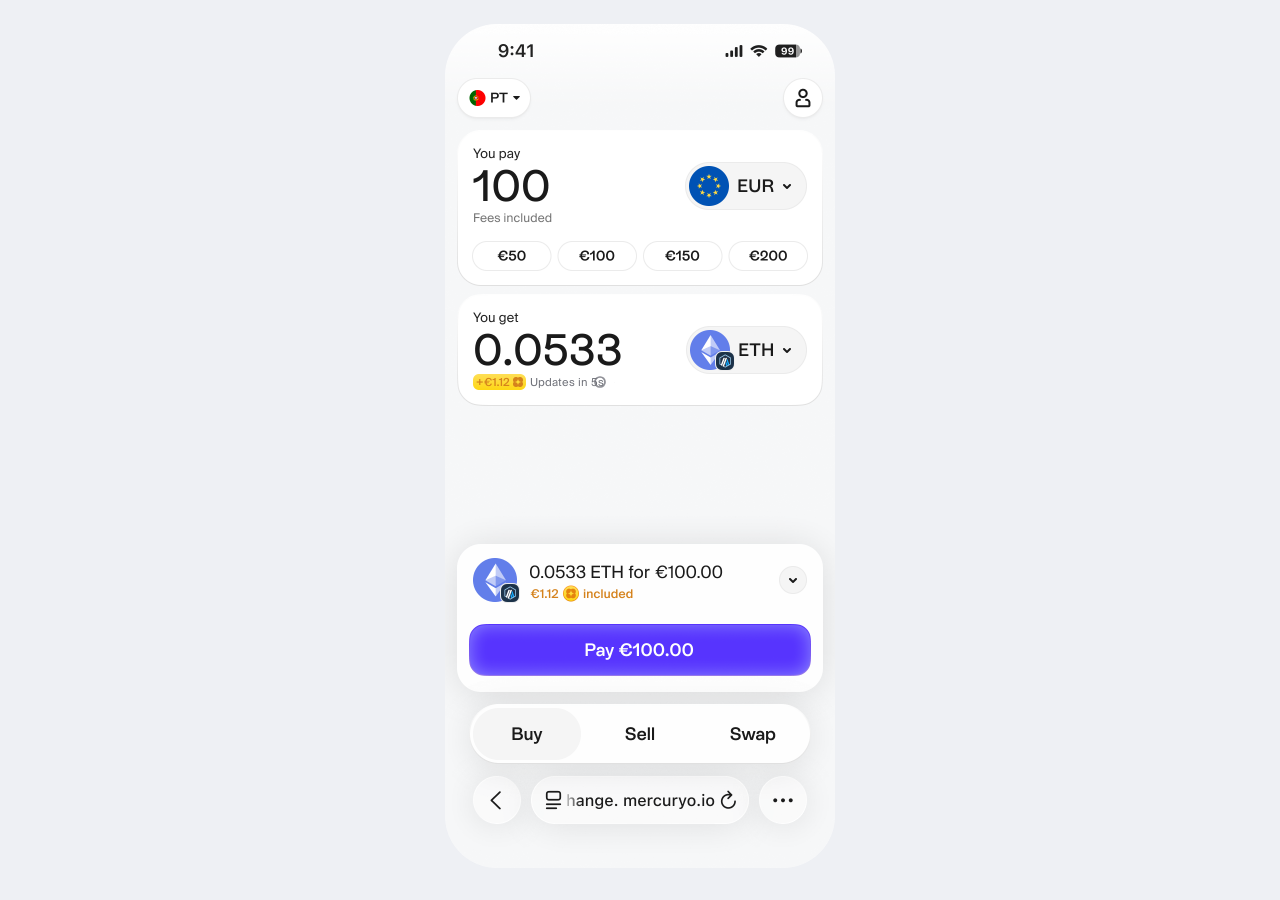
<file: index.html>
<!doctype html>
<html lang="en">
  <head>
    <meta charset="UTF-8" />
    <meta
      name="viewport"
      content="width=device-width, initial-scale=1, viewport-fit=cover"
    />
    <title>Converter Prototype</title>
    <link rel="stylesheet" href="./styles.css" />
  </head>
  <body>
    <main class="stage">
      <section
        class="phone"
        id="phone"
        aria-label="Converter prototype"
        data-debug="false"
      >
        <img
          id="screen-image"
          class="screen-image"
          src="[data-uri]"
          alt="Converter prototype screen"
          width="390"
          height="844"
          draggable="false"
        />
        <div id="dynamic-overlays" class="dynamic-overlays" aria-hidden="true"></div>
        <div id="fx-overlays" class="fx-overlays" aria-hidden="true"></div>
        <div id="hotspots" class="hotspots" aria-hidden="true"></div>
      </section>
    </main>

    <script src="./script.js"></script>
  </body>
</html>
</file>
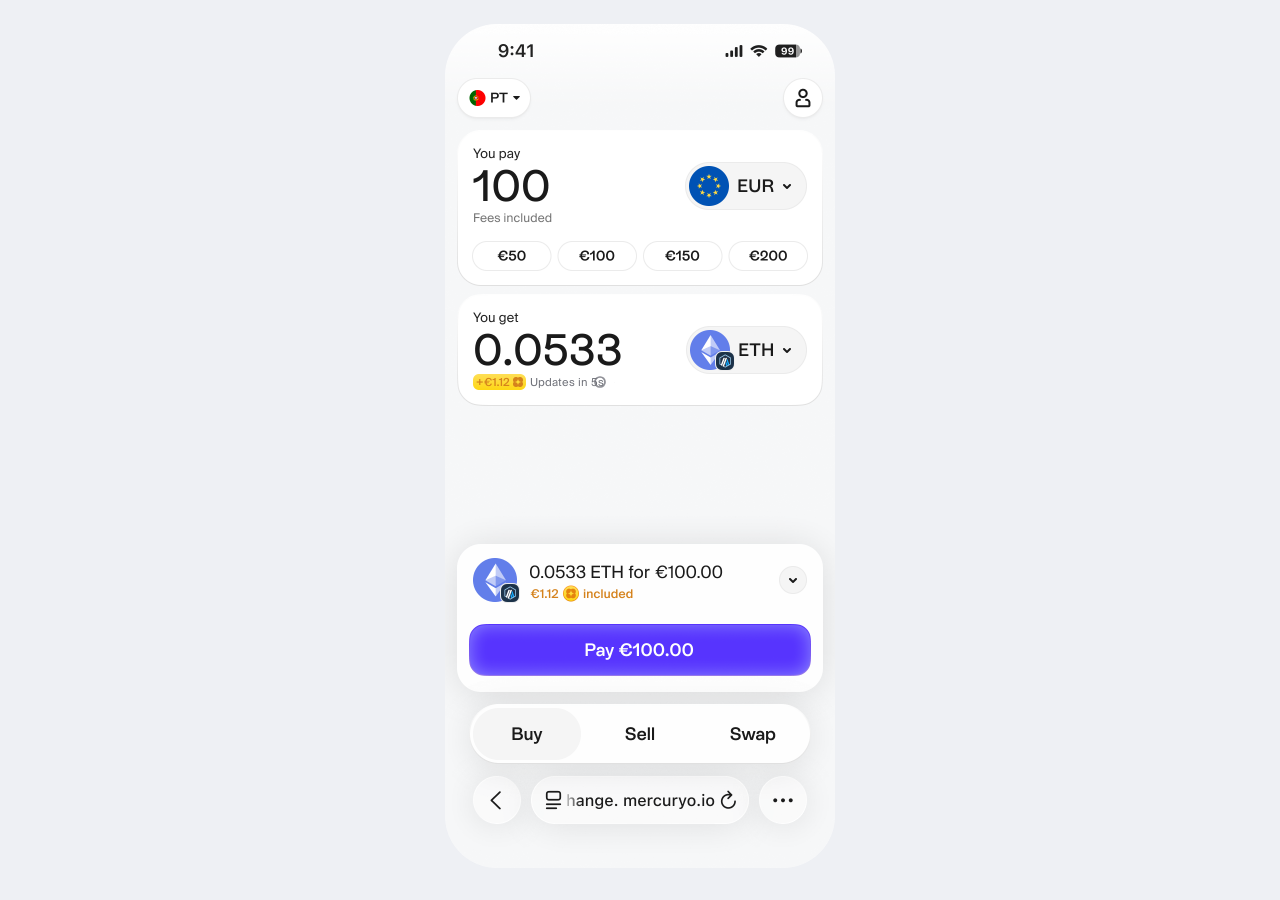
<file: converter-mobile/index.html>
<!doctype html>
<html lang="en">
  <head>
    <meta charset="UTF-8" />
    <meta
      name="viewport"
      content="width=device-width, initial-scale=1, viewport-fit=cover"
    />
    <title>Converter Prototype</title>
    <link rel="stylesheet" href="./styles.css" />
  </head>
  <body>
    <main class="stage">
      <section
        class="phone"
        id="phone"
        aria-label="Converter prototype"
        data-debug="false"
      >
        <img
          id="screen-image"
          class="screen-image"
          src="./assets/screens/with-points.png"
          alt="Converter prototype screen"
          width="390"
          height="844"
          draggable="false"
        />
        <div id="dynamic-overlays" class="dynamic-overlays" aria-hidden="true"></div>
        <div id="fx-overlays" class="fx-overlays" aria-hidden="true"></div>
        <div id="hotspots" class="hotspots" aria-hidden="true"></div>
      </section>
    </main>

    <script src="./script.js"></script>
  </body>
</html>
</file>
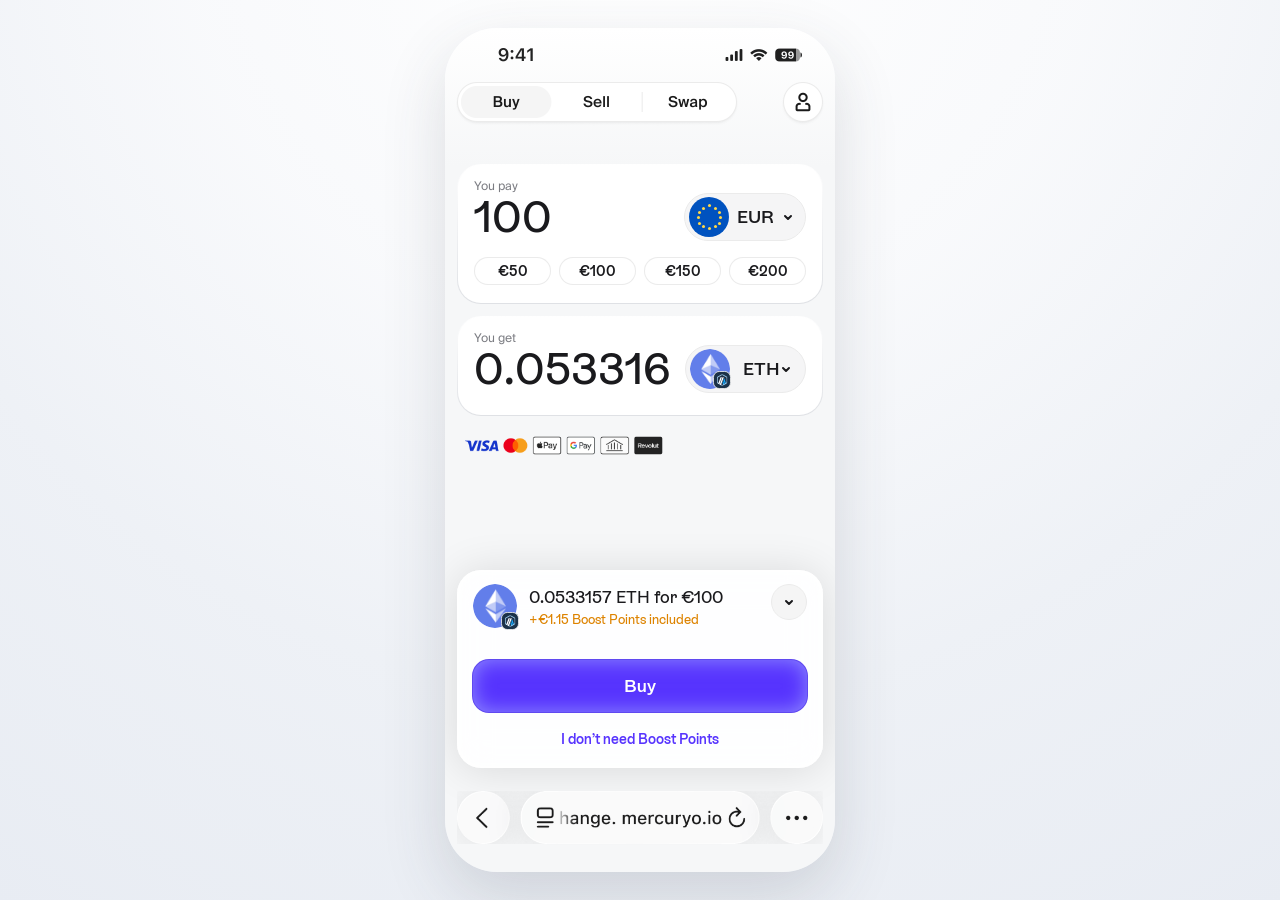
<file: converter-mobile/buy.html>
<!doctype html>
<html lang="en">
  <head>
    <meta charset="UTF-8" />
    <meta
      name="viewport"
      content="width=device-width, initial-scale=1, viewport-fit=cover"
    />
    <title>Converter Buy Page</title>
    <link rel="stylesheet" href="./buy.css?v=20260402-1705" />
  </head>
  <body>
    <main class="app-shell" data-stage="boot">
      <section class="phone-frame" aria-label="Converter buy page prototype">
        <div class="header-art" data-reveal="nav" aria-hidden="true">
          <img class="header-art__image" src="./assets/ui/header-top@4x.png" alt="" />
        </div>

        <section class="converter-layout">
          <form class="converter-form" novalidate data-reveal="fields">
            <article
              class="converter-field converter-field--pay"
              data-field="pay"
              data-interaction="rest"
              data-validation="normal"
            >
              <div class="converter-field__loading" aria-hidden="true">
                <span class="converter-field__loading-label"></span>
                <div class="converter-field__loading-body">
                  <span class="converter-field__loading-amount"></span>
                  <span class="converter-field__loading-selector"></span>
                </div>
                <div class="converter-field__loading-actions converter-field__loading-actions--four">
                  <span></span><span></span><span></span><span></span>
                </div>
              </div>
              <div class="converter-field__header">
                <p class="converter-field__label" data-role="label">You pay</p>
              </div>

              <div class="converter-field__body">
                <label class="amount-editor amount-editor--fiat">
                  <span class="sr-only">Amount to pay</span>
                  <input
                    id="fiat-amount"
                    class="amount-editor__input"
                    type="text"
                    inputmode="decimal"
                    value="100"
                    autocomplete="off"
                  />
                  <span class="amount-editor__decimal-placeholder" data-role="fiat-decimal-placeholder" aria-hidden="true"></span>
                  <span class="amount-editor__measure" data-role="fiat-measure" aria-hidden="true"></span>
                </label>

                <button class="asset-selector" type="button" data-role="fiat-selector" aria-label="Selected fiat currency">
                  <span class="asset-selector__coin asset-selector__coin--eu" data-role="fiat-selector-coin">
                    <span class="asset-selector__eu-stars" aria-hidden="true">
                      <i></i><i></i><i></i><i></i><i></i><i></i>
                      <i></i><i></i><i></i><i></i><i></i><i></i>
                    </span>
                  </span>
                  <span class="asset-selector__label" data-role="fiat-selector-label">EUR</span>
                  <span class="asset-selector__chevron" aria-hidden="true">
                    <svg viewBox="0 0 8 5" fill="none" xmlns="http://www.w3.org/2000/svg">
                      <path d="M1 1L4 4L7 1" />
                    </svg>
                  </span>
                </button>
              </div>

              <div class="quick-actions" aria-label="Suggested amounts">
                <button class="quick-action" type="button" data-amount="50">€50</button>
                <button class="quick-action" type="button" data-amount="100">€100</button>
                <button class="quick-action" type="button" data-amount="150">€150</button>
                <button class="quick-action" type="button" data-amount="200">€200</button>
              </div>

            </article>

            <article
              class="converter-field converter-field--get"
              data-field="get"
              data-interaction="rest"
              data-validation="normal"
            >
              <div class="converter-field__loading" aria-hidden="true">
                <span class="converter-field__loading-label"></span>
                <div class="converter-field__loading-body">
                  <span class="converter-field__loading-amount converter-field__loading-amount--crypto"></span>
                  <span class="converter-field__loading-selector"></span>
                </div>
                <div class="converter-field__loading-actions converter-field__loading-actions--meta">
                  <span class="converter-field__loading-badge"></span>
                </div>
              </div>
              <div class="converter-field__header">
                <p class="converter-field__label" data-role="label">You get</p>
              </div>

              <div class="converter-field__body">
                <label class="amount-editor amount-editor--crypto">
                  <span class="sr-only">Amount to get</span>
                  <input
                    id="crypto-amount"
                    class="amount-editor__input amount-editor__input--crypto"
                    type="text"
                    inputmode="decimal"
                    value="0.0533"
                    autocomplete="off"
                  />
                </label>

                <button class="asset-selector asset-selector--token" type="button" data-role="crypto-selector" aria-label="Selected crypto asset">
                  <span class="asset-selector__coin asset-selector__coin--eth">
                    <img src="./assets/icons/tokens/eth.png" alt="" aria-hidden="true" />
                    <img
                      class="asset-selector__network"
                      src="./assets/icons/networks/arbitrum-figma.svg"
                      style="left:25px; top:24px; width:14px; height:14px;"
                      alt=""
                      aria-hidden="true"
                    />
                  </span>
                  <span class="asset-selector__label">ETH</span>
                  <span class="asset-selector__chevron" aria-hidden="true">
                    <svg viewBox="0 0 8 5" fill="none" xmlns="http://www.w3.org/2000/svg">
                      <path d="M1 1L4 4L7 1" />
                    </svg>
                  </span>
                </button>
              </div>

              <div class="converter-field__meta-row">
                <p class="converter-field__support converter-field__support--hidden" data-role="fiat-equivalent">€100.00</p>
                <span class="reward-pill" aria-label="Boost points reward" data-role="reward-pill">
                  <span class="reward-pill__value" data-role="reward-value">+€1.15</span>
                  <span class="reward-pill__icon" aria-hidden="true">
                    <svg viewBox="0 0 12 12" xmlns="http://www.w3.org/2000/svg">
                      <path d="M8.40097 0C10.3883 0.000220152 11.999 1.61168 11.999 3.59903C11.9988 4.5214 11.651 5.36228 11.0802 5.99903C11.6514 6.63606 12 7.47801 12 8.40097C11.9995 10.3883 10.3874 12 8.39999 12C7.47759 11.9998 6.63579 11.652 5.99903 11.0812C5.36219 11.6507 4.52155 11.998 3.6 11.998C1.61212 11.9976 0.000307229 10.3857 0 8.39804C0 7.47647 0.346362 6.6349 0.915866 5.99804C0.346718 5.36145 0.000127712 4.52108 0 3.6C0 1.61201 1.61206 0.000232263 3.6 0C4.52198 3.78915e-05 5.36314 0.346794 6 0.916844C6.6367 0.346528 7.47895 0.000107614 8.40097 0ZM5.84084 2.49959C5.84084 3.39053 5.43696 4.24517 4.717 4.87518C3.99698 5.5052 3.01989 5.8594 2.00162 5.8594V6.13864C3.01989 6.13864 3.99698 6.49284 4.717 7.12286C5.43696 7.75288 5.84084 8.60752 5.84084 9.49846H6.16111C6.16111 8.60747 6.5659 7.7529 7.28592 7.12286C8.00588 6.49298 8.98223 6.13869 9.99932 6.13864V5.8594C8.98223 5.85934 8.00588 5.50506 7.28592 4.87518C6.5659 4.24515 6.16111 3.39058 6.16111 2.49959H5.84084Z"/>
                    </svg>
                  </span>
                </span>
              </div>
            </article>
          </form>

          <section class="payment-strip" aria-label="Available payment methods" data-reveal="payments">
            <img class="payment-strip__image" src="./assets/ui/payment-strip-exact.png" alt="Visa, Mastercard, Apple Pay, Google Pay, bank transfer and Revolut" />
          </section>

          <section class="summary-card" aria-label="Order summary" data-reveal="summary">
            <img
              class="summary-card__large-image"
              src="./assets/ui/high-value-order-details-frame@2x.png"
              alt=""
              aria-hidden="true"
            />
            <div class="summary-card__header">
              <div class="summary-card__asset">
                <span class="summary-card__coin">
                  <img src="./assets/icons/tokens/eth.png" alt="" aria-hidden="true" />
                  <img
                    class="summary-card__network"
                    src="./assets/icons/networks/arbitrum-figma.svg"
                    alt=""
                    aria-hidden="true"
                  />
                </span>
                <div class="summary-card__text">
                  <p class="summary-card__title" data-role="summary-title">0.0533 ETH for €100.00</p>
                  <p class="summary-card__subtitle" data-role="summary-reward">+€1.15 Boost Points included</p>
                  <p class="summary-card__large-copy" data-role="summary-large-copy">
                    For orders over €50,000, a manager will help you complete the transaction with better conditions.
                  </p>
                </div>
              </div>

              <button class="summary-card__toggle" type="button" aria-label="Expand order details">
                <svg viewBox="0 0 16 16" fill="none" xmlns="http://www.w3.org/2000/svg" aria-hidden="true">
                  <path d="M5 7L8 10L11 7" />
                </svg>
              </button>
            </div>

            <button class="summary-card__cta" type="button" aria-disabled="true" data-role="summary-cta">Buy</button>
            <button class="summary-card__secondary" type="button" data-role="boost-toggle" aria-pressed="true">I don’t need Boost Points</button>
          </section>

          <section class="input-keyboard" data-role="input-keyboard" aria-label="Numeric keyboard">
            <div class="input-keyboard__topbar">
              <button class="input-keyboard__action" type="button" data-role="keyboard-confirm">Buy</button>
            </div>
            <div class="input-keyboard__grid">
              <button class="input-keyboard__key" type="button" data-key="1"><span class="input-keyboard__digit">1</span></button>
              <button class="input-keyboard__key" type="button" data-key="2"><span class="input-keyboard__digit">2</span><span class="input-keyboard__letters">ABC</span></button>
              <button class="input-keyboard__key" type="button" data-key="3"><span class="input-keyboard__digit">3</span><span class="input-keyboard__letters">DEF</span></button>
              <button class="input-keyboard__key" type="button" data-key="4"><span class="input-keyboard__digit">4</span><span class="input-keyboard__letters">GHI</span></button>
              <button class="input-keyboard__key" type="button" data-key="5"><span class="input-keyboard__digit">5</span><span class="input-keyboard__letters">JKL</span></button>
              <button class="input-keyboard__key" type="button" data-key="6"><span class="input-keyboard__digit">6</span><span class="input-keyboard__letters">MNO</span></button>
              <button class="input-keyboard__key" type="button" data-key="7"><span class="input-keyboard__digit">7</span><span class="input-keyboard__letters">PQRS</span></button>
              <button class="input-keyboard__key" type="button" data-key="8"><span class="input-keyboard__digit">8</span><span class="input-keyboard__letters">TUV</span></button>
              <button class="input-keyboard__key" type="button" data-key="9"><span class="input-keyboard__digit">9</span><span class="input-keyboard__letters">WXYZ</span></button>
              <div class="input-keyboard__spacer" aria-hidden="true"></div>
              <button class="input-keyboard__key" type="button" data-key="0"><span class="input-keyboard__digit">0</span></button>
              <button class="input-keyboard__key input-keyboard__key--icon" type="button" data-key="backspace" aria-label="Delete">
                <svg viewBox="0 0 24 24" fill="none" xmlns="http://www.w3.org/2000/svg" aria-hidden="true">
                  <path d="M10 7H19C20.1046 7 21 7.89543 21 9V15C21 16.1046 20.1046 17 19 17H10L4 12L10 7Z" />
                  <path d="M12.5 10L16.5 14" />
                  <path d="M16.5 10L12.5 14" />
                </svg>
              </button>
            </div>
          </section>

          <section class="currency-modal" data-role="currency-modal" aria-hidden="true">
            <div class="currency-modal__sheet" aria-label="Select currency">
              <img class="currency-modal__image" src="./assets/screens/select-currency.png" alt="Currency picker screen" />
              <button class="currency-modal__close-hitbox" type="button" data-role="currency-modal-close" aria-label="Close currency picker"></button>
              <button class="currency-modal__currency-hitbox currency-modal__currency-hitbox--eur" type="button" data-role="currency-option" data-currency="EUR" aria-label="Select Euro"></button>
              <button class="currency-modal__currency-hitbox currency-modal__currency-hitbox--idr" type="button" data-role="currency-option" data-currency="IDR" aria-label="Select Indonesian Rupiah"></button>
            </div>
          </section>

          <section class="asset-modal" data-role="asset-modal" aria-hidden="true">
            <div class="asset-modal__sheet" aria-label="Select asset">
              <img
                class="asset-modal__image"
                data-role="asset-modal-image"
                src="./assets/screens/select-asset-static-network-left.png"
                alt="Asset picker screen"
              />
              <img
                class="asset-modal__search-overlay"
                src="./assets/screens/select-asset-exact.png?v=20260402-static-states"
                alt=""
                aria-hidden="true"
              />
              <img
                class="asset-modal__filters-overlay"
                src="./assets/screens/select-asset-exact.png?v=20260402-static-states"
                alt=""
                aria-hidden="true"
              />
              <button class="asset-modal__close-hitbox" type="button" data-role="asset-modal-close" aria-label="Close asset picker"></button>
              <button class="asset-modal__hitbox asset-modal__hitbox--all" type="button" data-role="asset-filter" data-filter="all" aria-label="All assets"></button>
              <button class="asset-modal__hitbox asset-modal__hitbox--stable" type="button" data-role="asset-filter" data-filter="stablecoins" aria-label="Stablecoins filter"></button>
              <button class="asset-modal__hitbox asset-modal__hitbox--crypto" type="button" data-role="asset-filter" data-filter="crypto" aria-label="Crypto filter"></button>
              <div class="asset-modal__network-static" aria-hidden="true"></div>
              <button class="asset-modal__selected-clear-hitbox" type="button" data-role="asset-network-clear" aria-label="Clear selected network" hidden></button>
              <div class="asset-modal__network-options" data-role="asset-network-row" hidden>
                <button class="asset-modal__network-option asset-modal__network-option--cluster" type="button" data-role="asset-network" data-network="solana" aria-label="Choose network"></button>
              </div>
            </div>
          </section>
        </section>

        <div class="browser-nav" aria-hidden="true">
          <img class="browser-nav__image" src="./assets/ui/browser-nav-tight@2x.png" alt="" />
        </div>
      </section>
    </main>

    <script src="./buy.js?v=20260402-1705"></script>
  </body>
</html>
</file>
